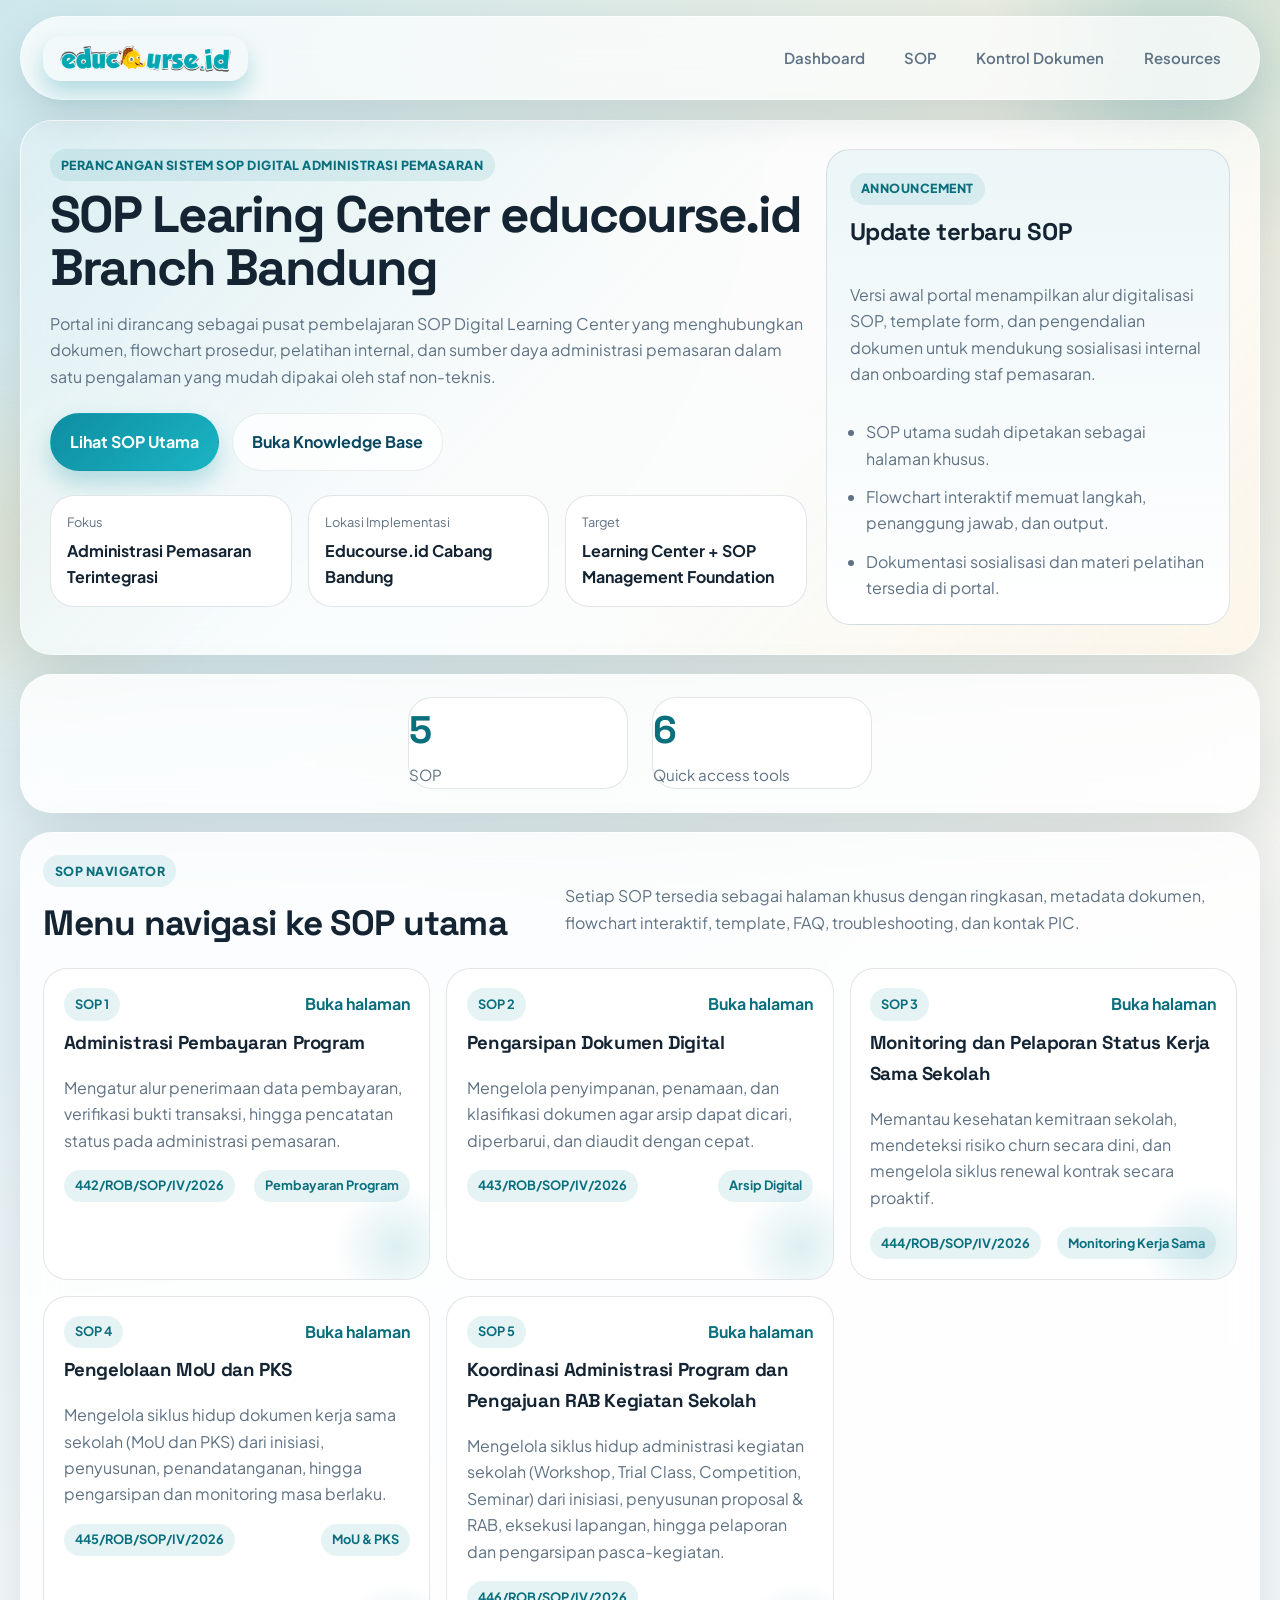
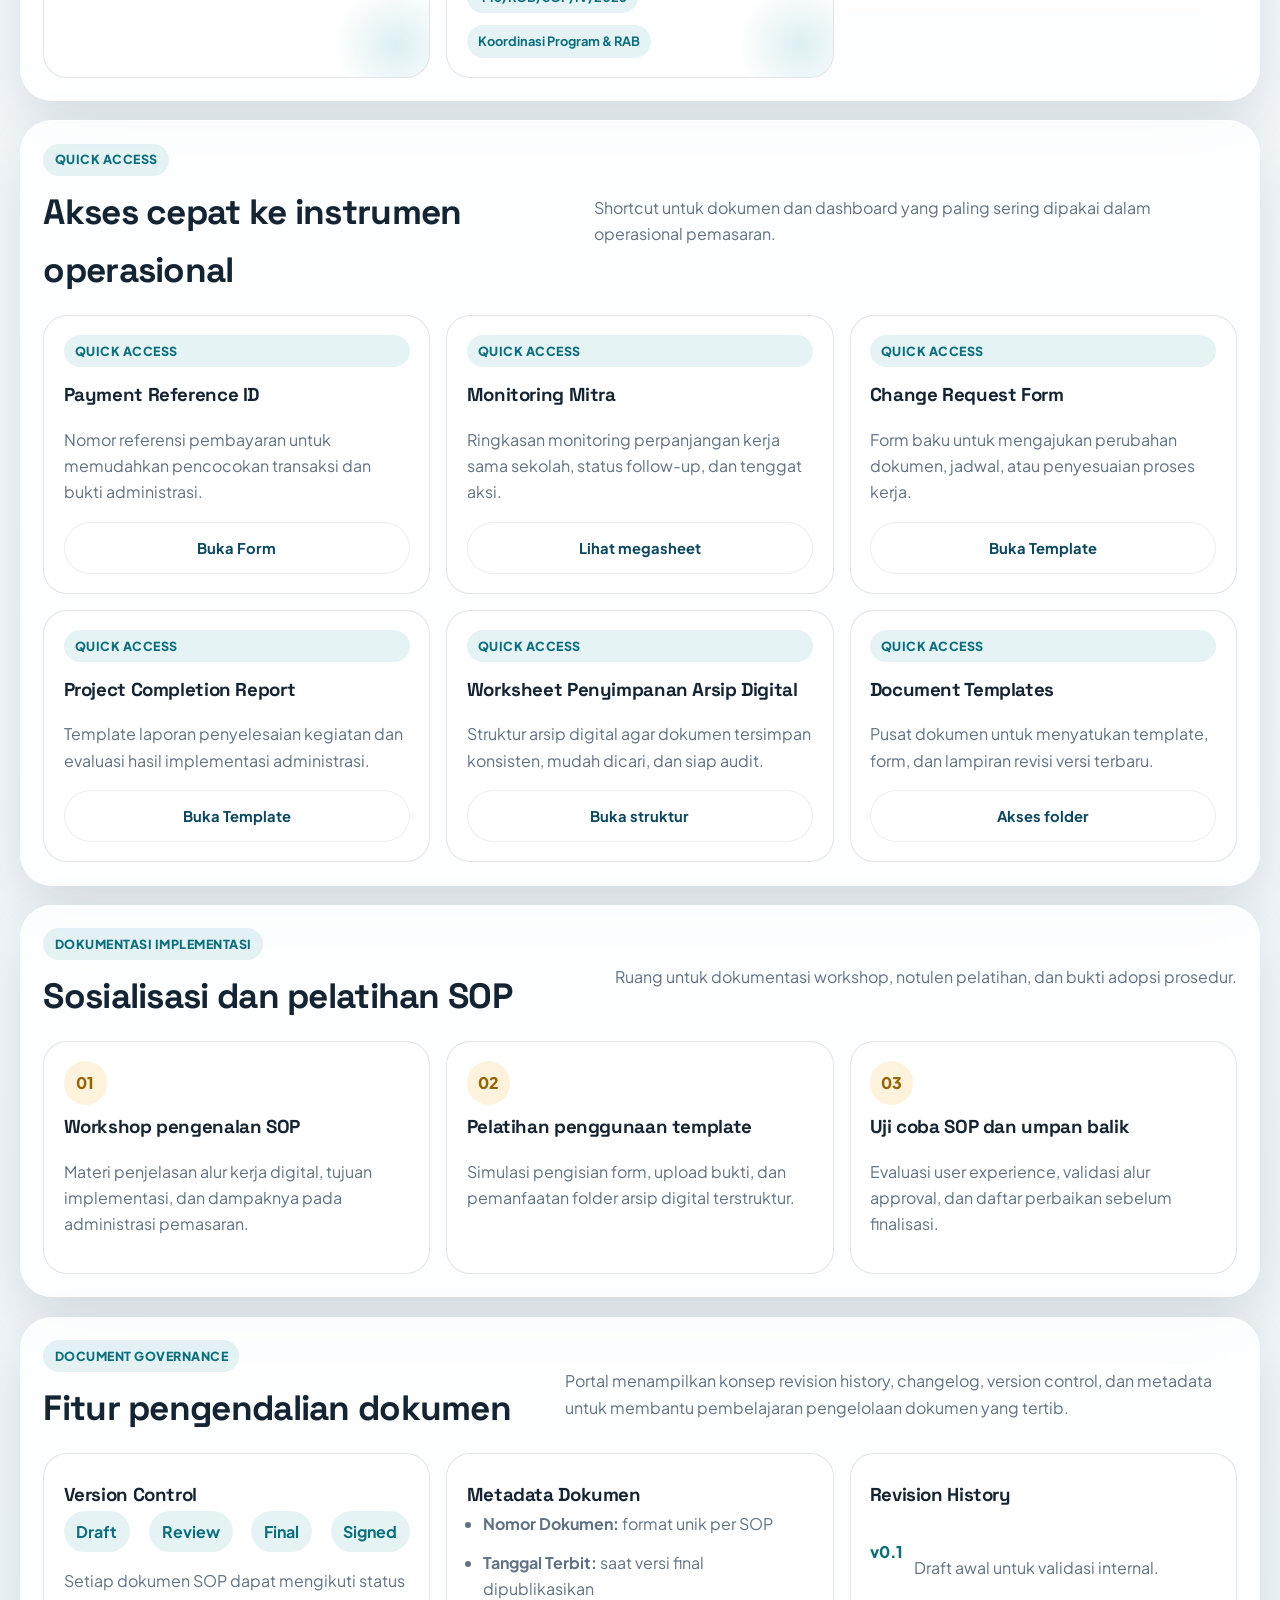
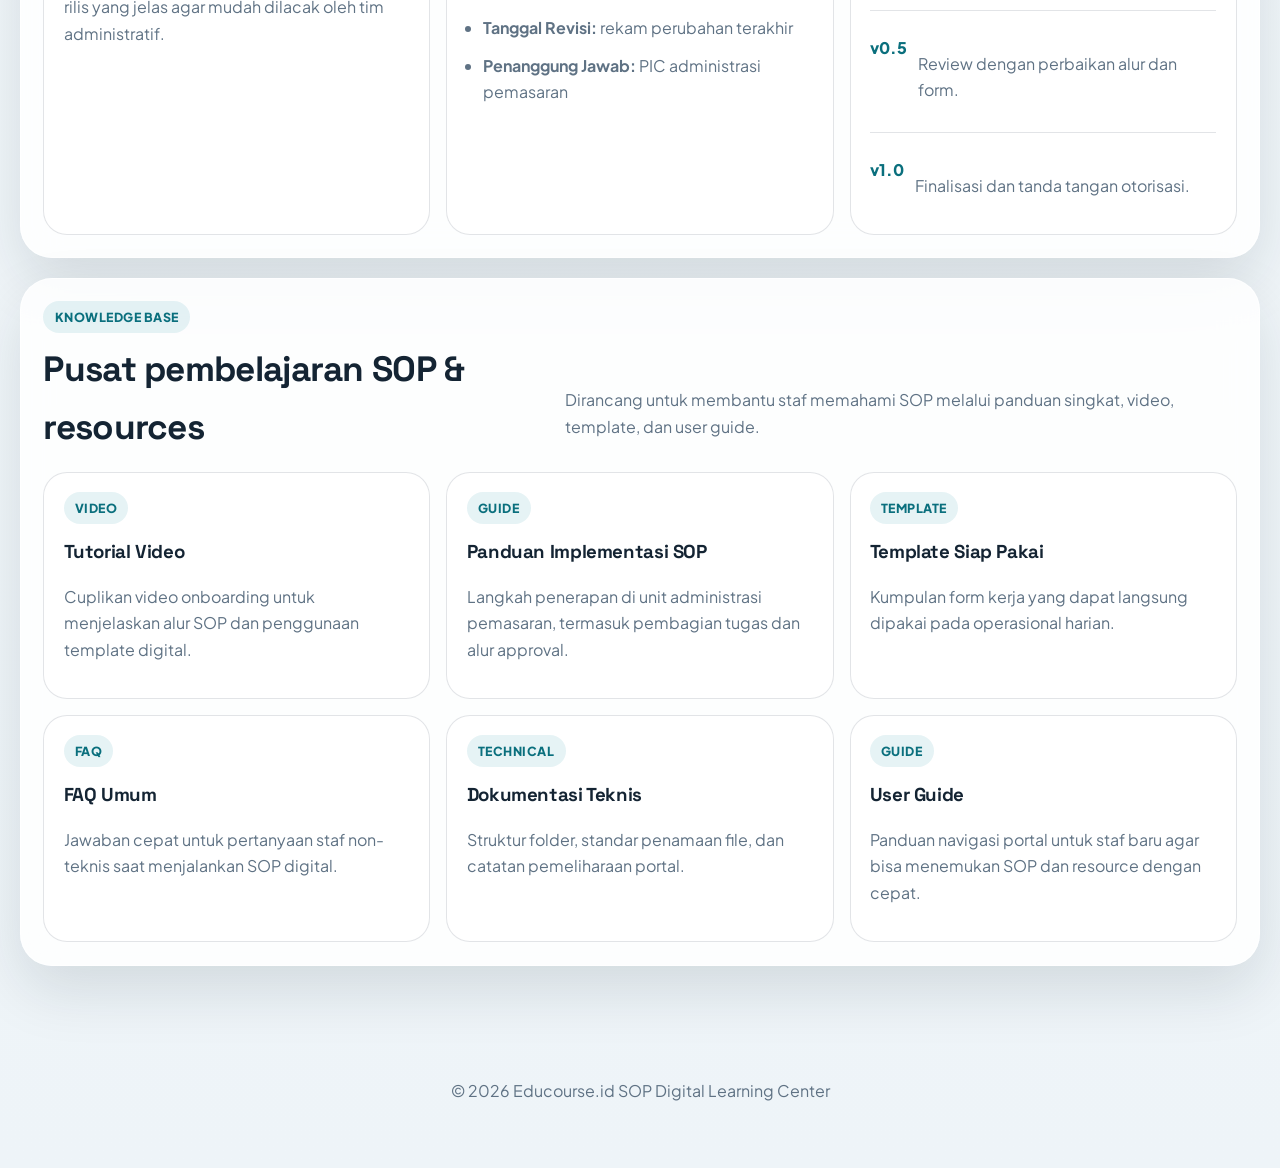
<file: index.html>
<!doctype html>
<html lang="id">
  <head>
    <meta charset="UTF-8" />
    <meta name="viewport" content="width=device-width, initial-scale=1.0" />
    <title>Educourse.id | SOP Digital Learning Center</title>
    <meta
      name="description"
      content="Portal SOP Digital Administrasi Pemasaran terintegrasi untuk Educourse.id Cabang Bandung."
    />
<head>
  <meta charset="UTF-8" />
  <meta name="viewport" content="width=device-width, initial-scale=1.0" />
  <title>Educourse.id | SOP Digital Learning Center</title>
  <meta
    name="description"
    content="Portal SOP Digital Administrasi Pemasaran terintegrasi untuk Educourse.id Cabang Bandung."
  />

  <link rel="icon" type="image/png" href="img/icon1.png">
  <link rel="icon" type="image/png" sizes="32x32" href="img/icon1.png">
  <link rel="icon" type="image/png" sizes="16x16" href="img/icon1.png">
  <link rel="apple-touch-icon" sizes="180x180" href="img/icon1.png">

  <link rel="stylesheet" href="style.css" />
  <link rel="preconnect" href="https://fonts.googleapis.com" />
  <link rel="preconnect" href="https://fonts.gstatic.com" crossorigin />
  <link
    href="https://fonts.googleapis.com/css2?family=Plus+Jakarta+Sans:wght@400;500;600;700;800&family=Space+Grotesk:wght@500;700&display=swap"
    rel="stylesheet"
  />
</head>
    <link rel="stylesheet" href="style.css" />
    <link rel="preconnect" href="https://fonts.googleapis.com" />
    <link rel="preconnect" href="https://fonts.gstatic.com" crossorigin />
    <link
      href="https://fonts.googleapis.com/css2?family=Plus+Jakarta+Sans:wght@400;500;600;700;800&family=Space+Grotesk:wght@500;700&display=swap"
      rel="stylesheet"
    />
  </head>
  <body>
    <div class="bg-orb bg-orb-1"></div>
    <div class="bg-orb bg-orb-2"></div>

    <header class="topbar">
      <a
        class="brand"
        href="#dashboard"
        aria-label="Educourse.id SOP Digital Learning Center"
      >
        <img class="brand-mark" src="img\High_Res_Trans_Logo_Educourse.id-removebg-preview (1).png" alt="Educourse.id">
        <span>

      </a>

      <button
        class="menu-button"
        id="menuButton"
        type="button"
        aria-label="Buka navigasi"
      >
        <span></span>
        <span></span>
        <span></span>
      </button>

      <nav class="nav" id="mainNav">
        <a href="#dashboard">Dashboard</a>
        <a href="#sop-catalog">SOP</a>
        <a href="#document-control">Kontrol Dokumen</a>
        <a href="#knowledge-base">Resources</a>
      </nav>
    </header>

    <main id="app" class="app-shell">
      <section id="dashboard" class="panel hero-panel">
        <div class="hero-copy">
          <div class="eyebrow">
            Perancangan Sistem SOP Digital Administrasi Pemasaran
          </div>
          <h1>SOP Learing Center educourse.id Branch Bandung</h1>
          <p>
            Portal ini dirancang sebagai pusat pembelajaran SOP Digital Learning
            Center yang menghubungkan dokumen, flowchart prosedur, pelatihan
            internal, dan sumber daya administrasi pemasaran dalam satu
            pengalaman yang mudah dipakai oleh staf non-teknis.
          </p>

          <div class="hero-actions">
            <a class="button primary" href="#sop-catalog">Lihat SOP Utama</a>
            <a class="button secondary" href="#knowledge-base"
              >Buka Knowledge Base</a
            >
          </div>

          <div class="hero-meta">
            <div>
              <span>Fokus</span>
              <strong>Administrasi Pemasaran Terintegrasi</strong>
            </div>
            <div>
              <span>Lokasi Implementasi</span>
              <strong>Educourse.id Cabang Bandung</strong>
            </div>
            <div>
              <span>Target</span>
              <strong>Learning Center + SOP Management Foundation</strong>
            </div>
          </div>
        </div>

        <aside class="hero-card spotlight-card">
          <div class="card-heading">
            <span class="card-kicker">Announcement</span>
            <h2>Update terbaru SOP</h2>
          </div>
          <p>
            Versi awal portal menampilkan alur digitalisasi SOP, template form,
            dan pengendalian dokumen untuk mendukung sosialisasi internal dan
            onboarding staf pemasaran.
          </p>
          <ul class="check-list">
            <li>SOP utama sudah dipetakan sebagai halaman khusus.</li>
            <li>
              Flowchart interaktif memuat langkah, penanggung jawab, dan output.
            </li>
            <li>
              Dokumentasi sosialisasi dan materi pelatihan tersedia di portal.
            </li>
          </ul>
        </aside>
      </section>

  <section
  class="panel stats-panel"
  aria-label="Statistik implementasi SOP"
>
  <article>
    <strong>5</strong>
    <span>SOP</span>
  </article>
  <article>
    <strong>6</strong>
    <span>Quick access tools</span>
  </article>
</section>
      <section id="sop-catalog" class="panel section-block">
        <div class="section-head">
          <div>
            <span class="section-label">SOP Navigator</span>
            <h2>Menu navigasi ke SOP utama</h2>
          </div>
          <p>
            Setiap SOP tersedia sebagai halaman khusus dengan ringkasan,
            metadata dokumen, flowchart interaktif, template, FAQ,
            troubleshooting, dan kontak PIC.
          </p>
        </div>
        <div id="sopCatalog" class="catalog-grid"></div>
      </section>

      <section class="panel quick-access-panel">
        <div class="section-head compact">
          <div>
            <span class="section-label">Quick Access</span>
            <h2>Akses cepat ke instrumen operasional</h2>
          </div>
          <p>
            Shortcut untuk dokumen dan dashboard yang paling sering dipakai
            dalam operasional pemasaran.
          </p>
        </div>
        <div id="quickAccessGrid" class="resource-grid"></div>
      </section>

      <section class="panel documentation-panel">
        <div class="section-head compact">
          <div>
            <span class="section-label">Dokumentasi Implementasi</span>
            <h2>Sosialisasi dan pelatihan SOP</h2>
          </div>
          <p>
            Ruang untuk dokumentasi workshop, notulen pelatihan, dan bukti
            adopsi prosedur.
          </p>
        </div>
        <div class="timeline-grid">
          <article class="timeline-card">
            <span>01</span>
            <h3>Workshop pengenalan SOP</h3>
            <p>
              Materi penjelasan alur kerja digital, tujuan implementasi, dan
              dampaknya pada administrasi pemasaran.
            </p>
          </article>
          <article class="timeline-card">
            <span>02</span>
            <h3>Pelatihan penggunaan template</h3>
            <p>
              Simulasi pengisian form, upload bukti, dan pemanfaatan folder
              arsip digital terstruktur.
            </p>
          </article>
          <article class="timeline-card">
            <span>03</span>
            <h3>Uji coba SOP dan umpan balik</h3>
            <p>
              Evaluasi user experience, validasi alur approval, dan daftar
              perbaikan sebelum finalisasi.
            </p>
          </article>
        </div>
      </section>

      <section id="document-control" class="panel section-block">
        <div class="section-head">
          <div>
            <span class="section-label">Document Governance</span>
            <h2>Fitur pengendalian dokumen</h2>
          </div>
          <p>
            Portal menampilkan konsep revision history, changelog, version
            control, dan metadata untuk membantu pembelajaran pengelolaan
            dokumen yang tertib.
          </p>
        </div>
        <div class="governance-grid">
          <article class="governance-card">
            <h3>Version Control</h3>
            <div class="status-tags">
              <span>Draft</span>
              <span>Review</span>
              <span>Final</span>
              <span>Signed</span>
            </div>
            <p>
              Setiap dokumen SOP dapat mengikuti status rilis yang jelas agar
              mudah dilacak oleh tim administratif.
            </p>
          </article>
          <article class="governance-card">
            <h3>Metadata Dokumen</h3>
            <ul class="info-list">
              <li><strong>Nomor Dokumen:</strong> format unik per SOP</li>
              <li>
                <strong>Tanggal Terbit:</strong> saat versi final dipublikasikan
              </li>
              <li><strong>Tanggal Revisi:</strong> rekam perubahan terakhir</li>
              <li>
                <strong>Penanggung Jawab:</strong> PIC administrasi pemasaran
              </li>
            </ul>
          </article>
          <article class="governance-card">
            <h3>Revision History</h3>
            <div class="mini-timeline">
              <div>
                <span>v0.1</span>
                <p>Draft awal untuk validasi internal.</p>
              </div>
              <div>
                <span>v0.5</span>
                <p>Review dengan perbaikan alur dan form.</p>
              </div>
              <div>
                <span>v1.0</span>
                <p>Finalisasi dan tanda tangan otorisasi.</p>
              </div>
            </div>
          </article>
        </div>
      </section>

      <section id="knowledge-base" class="panel section-block">
        <div class="section-head">
          <div>
            <span class="section-label">Knowledge Base</span>
            <h2>Pusat pembelajaran SOP & resources</h2>
          </div>
          <p>
            Dirancang untuk membantu staf memahami SOP melalui panduan singkat,
            video, template, dan user guide.
          </p>
        </div>
        <div id="resourceGrid" class="resource-grid large"></div>
      </section>
    </main>

    <footer class="footer">
      <p>© 2026 Educourse.id SOP Digital Learning Center</p>
    </footer>

    <script src="script.js"></script>
  </body>
</html>
</file>
<file: style.css>
:root {
  --bg: #eef4f8;
  --surface: rgba(255, 255, 255, 0.84);
  --surface-strong: #ffffff;
  --surface-soft: rgba(13, 44, 61, 0.06);
  --line: rgba(17, 38, 58, 0.12);
  --text: #142433;
  --muted: #5f7284;
  --primary: #0e8ea1;
  --primary-dark: #0a6f7d;
  --accent: #f2b441;
  --accent-2: #0a4760;
  --shadow: 0 24px 60px rgba(12, 29, 41, 0.12);
  --radius-xl: 32px;
  --radius-lg: 24px;
  --radius-md: 18px;
  --radius-sm: 14px;
}

* {
  box-sizing: border-box;
}

html {
  scroll-behavior: smooth;
}

body {
  margin: 0;
  font-family: "Plus Jakarta Sans", sans-serif;
  background:
    radial-gradient(
      circle at top left,
      rgba(14, 142, 161, 0.18),
      transparent 34%
    ),
    radial-gradient(
      circle at top right,
      rgba(242, 180, 65, 0.16),
      transparent 28%
    ),
    linear-gradient(180deg, #f7fbfd 0%, var(--bg) 100%);
  color: var(--text);
  line-height: 1.65;
  min-height: 100vh;
}

img,
iframe {
  max-width: 100%;
}

a {
  color: inherit;
  text-decoration: none;
}

button,
a {
  -webkit-tap-highlight-color: transparent;
}

.bg-orb {
  position: fixed;
  inset: auto;
  width: 24rem;
  height: 24rem;
  border-radius: 50%;
  filter: blur(26px);
  opacity: 0.32;
  pointer-events: none;
  z-index: 0;
}

.bg-orb-1 {
  top: -8rem;
  right: -6rem;
  background: radial-gradient(circle, rgba(14, 142, 161, 0.7), transparent 70%);
}

.bg-orb-2 {
  bottom: 10rem;
  left: -10rem;
  background: radial-gradient(
    circle,
    rgba(242, 180, 65, 0.56),
    transparent 72%
  );
}

.topbar {
  position: sticky;
  top: 0;
  z-index: 30;
  display: flex;
  align-items: center;
  justify-content: space-between;
  gap: 1rem;
  padding: 1rem 1.4rem;
  margin: 1rem auto 0;
  width: min(1240px, calc(100% - 2rem));
  border: 1px solid rgba(255, 255, 255, 0.6);
  border-radius: 999px;
  background: rgba(255, 255, 255, 0.72);
  backdrop-filter: blur(20px);
  box-shadow: 0 16px 40px rgba(14, 38, 57, 0.1);
}

.page-topbar {
  border-radius: 28px;
}

.nav-pages {
  flex-wrap: wrap;
  justify-content: flex-end;
}

.brand {
  display: flex;
  align-items: center;
  gap: 0.8rem;
  min-width: 0;
}

.brand strong,
.brand small {
  display: block;
}

.brand strong {
  font-family: "Space Grotesk", sans-serif;
  letter-spacing: 0.02em;
}

.brand small {
  color: var(--muted);
  font-size: 0.8rem;
}
.brand-mark {
  width: 12.8rem;
  height: 2.8rem;
  border-radius: 18px;
  object-fit: contain;
  padding: 4px;
  box-shadow: 0 12px 22px rgba(14, 142, 161, 0.28);
}
.nav {
  display: flex;
  align-items: center;
  gap: 0.45rem;
  flex-wrap: wrap;
}

.nav a {
  padding: 0.8rem 1rem;
  border-radius: 999px;
  color: var(--muted);
  font-size: 0.94rem;
  font-weight: 600;
  transition:
    transform 0.2s ease,
    background-color 0.2s ease,
    color 0.2s ease;
}

.nav a:hover,
.nav a:focus-visible {
  color: var(--accent-2);
  background: rgba(14, 142, 161, 0.12);
  transform: translateY(-1px);
}

.menu-button {
  display: none;
  align-items: center;
  justify-content: center;
  flex-direction: column;
  gap: 4px;
  width: 3rem;
  height: 3rem;
  border: 0;
  border-radius: 50%;
  background: rgba(14, 142, 161, 0.1);
}

.menu-button span {
  display: block;
  width: 1.1rem;
  height: 2px;
  border-radius: 999px;
  background: var(--accent-2);
  transition:
    transform 0.2s ease,
    opacity 0.2s ease;
}

.menu-button.active span:nth-child(1) {
  transform: translateY(6px) rotate(45deg);
}

.menu-button.active span:nth-child(2) {
  opacity: 0;
}

.menu-button.active span:nth-child(3) {
  transform: translateY(-6px) rotate(-45deg);
}

.app-shell {
  position: relative;
  z-index: 1;
  width: min(1240px, calc(100% - 2rem));
  margin: 1.2rem auto 0;
  padding-bottom: 4rem;
}

.panel {
  margin-top: 1.2rem;
  padding: 1.4rem;
  border: 1px solid rgba(255, 255, 255, 0.74);
  border-radius: var(--radius-xl);
  background: var(--surface);
  backdrop-filter: blur(18px);
  box-shadow: var(--shadow);
}

.hero-panel {
  display: grid;
  grid-template-columns: minmax(0, 1.5fr) minmax(320px, 0.8fr);
  gap: 1.2rem;
  padding: 1.8rem;
  background:
    linear-gradient(135deg, rgba(14, 142, 161, 0.12), transparent 45%),
    linear-gradient(315deg, rgba(242, 180, 65, 0.1), transparent 40%),
    var(--surface);
}

.hero-copy h1 {
  margin: 0.4rem 0 1rem;
  font-family: "Space Grotesk", sans-serif;
  font-size: clamp(2rem, 4vw, 3.8rem);
  line-height: 1.05;
  letter-spacing: -0.04em;
}

.hero-copy p,
.section-head p,
.catalog-card p,
.resource-card p,
.timeline-card p,
.governance-card p,
.sop-copy p,
.flow-activity,
.info-panel p,
.spotlight-card p {
  color: var(--muted);
}

.eyebrow,
.section-label,
.resource-tag,
.card-kicker,
.flow-step-index {
  display: inline-flex;
  align-items: center;
  gap: 0.35rem;
  padding: 0.35rem 0.7rem;
  border-radius: 999px;
  background: rgba(14, 142, 161, 0.1);
  color: var(--primary-dark);
  font-size: 0.78rem;
  font-weight: 800;
  letter-spacing: 0.04em;
  text-transform: uppercase;
}

.hero-actions,
.template-actions,
.flow-actions {
  display: flex;
  flex-wrap: wrap;
  gap: 0.8rem;
  margin-top: 1.4rem;
}

.button {
  display: inline-flex;
  align-items: center;
  justify-content: center;
  gap: 0.45rem;
  padding: 0.95rem 1.2rem;
  border: 1px solid transparent;
  border-radius: 999px;
  font-weight: 700;
  transition:
    transform 0.2s ease,
    box-shadow 0.2s ease,
    background-color 0.2s ease,
    color 0.2s ease;
  cursor: pointer;
}

.button.primary {
  background: linear-gradient(135deg, var(--primary), #1ab4c4);
  color: #fff;
  box-shadow: 0 12px 24px rgba(14, 142, 161, 0.28);
}

.button.secondary,
.button.ghost {
  background: rgba(255, 255, 255, 0.72);
  color: var(--accent-2);
  border-color: rgba(14, 38, 57, 0.08);
}

.button.small {
  padding: 0.8rem 1rem;
  font-size: 0.92rem;
}

.button:hover,
.button:focus-visible {
  transform: translateY(-2px);
}

.hero-meta,
.metadata-strip,
.stats-panel,
.governance-grid,
.timeline-grid,
.catalog-grid,
.resource-grid,
.sop-layout,
.sop-bottom-grid,
.list-grid {
  display: grid;
  gap: 1rem;
}

.hero-meta {
  grid-template-columns: repeat(3, minmax(0, 1fr));
  margin-top: 1.5rem;
}

.hero-meta div,
.stats-panel article,
.timeline-card,
.governance-card,
.resource-card,
.catalog-card,
.spotlight-card,
.info-panel,
.sop-copy,
.flowchart-card {
  border: 1px solid var(--line);
  border-radius: var(--radius-lg);
  background: var(--surface-strong);
}

.hero-meta div {
  padding: 1rem;
}

.hero-meta span,
.metadata-strip span {
  display: block;
  color: var(--muted);
  font-size: 0.8rem;
  margin-bottom: 0.25rem;
}

.hero-meta strong,
.metadata-strip strong,
.page-badge {
  font-weight: 700;
}

.spotlight-card {
  padding: 1.4rem;
  align-self: stretch;
  display: flex;
  flex-direction: column;
  justify-content: center;
  background:
    linear-gradient(
      180deg,
      rgba(14, 142, 161, 0.08),
      rgba(255, 255, 255, 0.92)
    ),
    var(--surface-strong);
}

.card-heading {
  margin-bottom: 0.9rem;
}

.card-heading h2,
.card-heading h3,
.section-head h2,
.page-header h2,
.catalog-card h3,
.resource-card h3,
.timeline-card h3,
.governance-card h3,
.sop-copy h4,
.flow-detail-head h4 {
  margin: 0.45rem 0 0;
  font-family: "Space Grotesk", sans-serif;
  letter-spacing: -0.02em;
}

.check-list,
.bullet-list,
.info-list,
.mini-timeline,
.faq-list,
.flowchart-nodes {
  display: grid;
  gap: 0.75rem;
}

.check-list,
.bullet-list,
.info-list {
  margin: 1rem 0 0;
  padding-left: 1rem;
}

.check-list li,
.bullet-list li,
.info-list li {
  color: var(--muted);
}
.stats-panel {
  grid-template-columns: repeat(2, minmax(180px, 220px));
  justify-content: center;
  gap: 1.5rem;
  max-width: none;
}
}

.stats-panel article {
  padding: 1.1rem;
  text-align: center;
}

.stats-panel strong {
  display: block;
  font-family: "Space Grotesk", sans-serif;
  font-size: clamp(1.8rem, 3vw, 2.4rem);
  color: var(--primary-dark);
}

.stats-panel span {
  color: var(--muted);
  font-size: 0.95rem;
}

.section-block,
.quick-access-panel,
.documentation-panel {
  padding: 1.4rem;
}

.section-head {
  display: flex;
  justify-content: space-between;
  gap: 1rem;
  align-items: end;
  margin-bottom: 1rem;
}

.section-head.compact {
  align-items: center;
}

.section-head h2 {
  font-size: clamp(1.5rem, 2.8vw, 2.2rem);
}

.section-head p {
  max-width: 42rem;
}

.catalog-grid,
.resource-grid,
.timeline-grid,
.governance-grid {
  grid-template-columns: repeat(3, minmax(0, 1fr));
}

.resource-grid.large {
  grid-template-columns: repeat(3, minmax(0, 1fr));
}

.catalog-card,
.resource-card,
.timeline-card,
.governance-card {
  padding: 1.2rem;
}

.catalog-card {
  position: relative;
  overflow: hidden;
  min-height: 190px;
}

.catalog-card::after {
  content: "";
  position: absolute;
  inset: auto -2rem -2rem auto;
  width: 8rem;
  height: 8rem;
  border-radius: 50%;
  background: radial-gradient(
    circle,
    rgba(14, 142, 161, 0.14),
    transparent 70%
  );
}

.catalog-head,
.catalog-foot,
.page-header,
.metadata-strip article,
.flow-detail-head,
.support-box,
.status-tags,
.flow-actions {
  display: flex;
  gap: 0.75rem;
  flex-wrap: wrap;
  align-items: center;
  justify-content: space-between;
}

.catalog-head span,
.catalog-foot span,
.page-badge {
  padding: 0.35rem 0.7rem;
  border-radius: 999px;
  background: rgba(14, 142, 161, 0.1);
  color: var(--primary-dark);
  font-size: 0.8rem;
  font-weight: 700;
}

.catalog-link {
  color: var(--primary-dark);
  font-weight: 700;
}

.timeline-card span {
  display: inline-flex;
  align-items: center;
  justify-content: center;
  width: 2.7rem;
  height: 2.7rem;
  border-radius: 50%;
  background: rgba(242, 180, 65, 0.18);
  color: #946400;
  font-weight: 800;
}

.status-tags span {
  padding: 0.45rem 0.8rem;
  border-radius: 999px;
  background: rgba(14, 142, 161, 0.1);
  color: var(--primary-dark);
  font-weight: 700;
}

.mini-timeline {
  margin-top: 1rem;
}

.mini-timeline div {
  display: grid;
  grid-template-columns: auto 1fr;
  gap: 0.7rem;
  align-items: start;
  padding: 0.75rem 0;
  border-bottom: 1px solid var(--line);
}

.mini-timeline div:last-child {
  border-bottom: 0;
  padding-bottom: 0;
}

.mini-timeline span {
  font-weight: 800;
  color: var(--primary-dark);
}

.governance-card ul {
  margin: 0;
}

.resource-card {
  position: relative;
  min-height: 180px;
}

.resource-card h3 {
  margin-top: 0.8rem;
}

.quick-card {
  display: flex;
  flex-direction: column;
  justify-content: space-between;
}

.sop-pages {
  display: grid;
  gap: 1.2rem;
}

.sop-page {
  padding: 1.4rem;
}

.page-header {
  align-items: center;
}

.page-header p {
  max-width: 58rem;
}

.metadata-strip {
  grid-template-columns: repeat(4, minmax(0, 1fr));
  margin: 1rem 0;
}

.metadata-strip article {
  padding: 1rem;
  background: rgba(14, 142, 161, 0.05);
  border-radius: var(--radius-md);
}

.sop-layout {
  grid-template-columns: minmax(0, 1fr) minmax(340px, 0.9fr);
}

.breadcrumb-row {
  display: flex;
  align-items: center;
  justify-content: space-between;
  gap: 1rem;
  margin: 1rem 0;
  flex-wrap: wrap;
}

.breadcrumb-links {
  display: flex;
  gap: 0.5rem;
  flex-wrap: wrap;
}

.breadcrumb-chip {
  padding: 0.55rem 0.85rem;
  border-radius: 999px;
  border: 1px solid var(--line);
  background: rgba(255, 255, 255, 0.8);
  color: var(--muted);
  font-weight: 700;
}

.breadcrumb-chip.active {
  color: var(--primary-dark);
  border-color: rgba(14, 142, 161, 0.35);
  background: rgba(14, 142, 161, 0.08);
}

.sop-copy,
.flowchart-card,
.info-panel {
  padding: 1.2rem;
}

.sop-copy h4 {
  margin-top: 1.2rem;
  font-size: 1rem;
}

.list-grid {
  grid-template-columns: repeat(2, minmax(0, 1fr));
  margin-top: 1rem;
}

.support-box {
  margin-top: 1rem;
  padding: 1rem;
  border-radius: var(--radius-md);
  background: rgba(14, 142, 161, 0.06);
  justify-content: flex-start;
}

.support-box span {
  color: var(--muted);
  font-size: 0.88rem;
}

.flowchart-nodes {
  grid-template-columns: repeat(2, minmax(0, 1fr));
  margin-top: 1rem;
}

.flowchart-visual {
  display: grid;
  gap: 0.8rem;
  margin-top: 1rem;
}

.flow-start {
  width: fit-content;
  padding: 0.5rem 0.9rem;
  border-radius: 999px;
  background: rgba(242, 180, 65, 0.18);
  color: #8b5f00;
  font-weight: 800;
}

.flow-line {
  width: 2px;
  height: 18px;
  margin-left: 0.95rem;
  background: linear-gradient(
    180deg,
    rgba(14, 142, 161, 0.55),
    rgba(14, 142, 161, 0)
  );
}

.flow-node-grid {
  display: grid;
  gap: 0.75rem;
  grid-template-columns: repeat(2, minmax(0, 1fr));
}

.flow-step {
  display: grid;
  grid-template-columns: auto 1fr;
  gap: 0.8rem;
  align-items: center;
  padding: 0.95rem;
  border: 1px solid var(--line);
  border-radius: var(--radius-md);
  background: #f9fcfd;
  text-align: left;
  cursor: pointer;
  transition:
    transform 0.2s ease,
    border-color 0.2s ease,
    background-color 0.2s ease,
    box-shadow 0.2s ease;
}

.flow-step span {
  display: grid;
  place-items: center;
  width: 2rem;
  height: 2rem;
  border-radius: 50%;
  background: rgba(14, 142, 161, 0.12);
  color: var(--primary-dark);
  font-weight: 800;
}

.flow-step strong {
  font-size: 0.95rem;
}

.flow-step.active {
  border-color: rgba(14, 142, 161, 0.45);
  background: linear-gradient(
    180deg,
    rgba(14, 142, 161, 0.14),
    rgba(255, 255, 255, 0.98)
  );
  box-shadow: 0 12px 24px rgba(14, 142, 161, 0.12);
}

.flow-step:hover,
.flow-step:focus-visible {
  transform: translateY(-1px);
}

.flowchart-detail {
  margin-top: 1rem;
  padding: 1rem;
  border-radius: var(--radius-md);
  background: linear-gradient(
    180deg,
    rgba(14, 142, 161, 0.08),
    rgba(255, 255, 255, 0.96)
  );
}

.decision-box {
  margin-top: 1rem;
  padding: 1rem;
  border-radius: var(--radius-md);
  background: rgba(10, 71, 96, 0.05);
  border: 1px solid rgba(10, 71, 96, 0.12);
}

.decision-box h5 {
  margin: 0.8rem 0 0.4rem;
  font-size: 1rem;
}

.decision-actions {
  display: flex;
  gap: 0.7rem;
  flex-wrap: wrap;
  margin-top: 1rem;
}

.decision-output {
  display: grid;
  gap: 0.75rem;
  grid-template-columns: repeat(2, minmax(0, 1fr));
  margin-top: 1rem;
}

.decision-output div {
  padding: 0.85rem;
  border-radius: var(--radius-sm);
  background: rgba(255, 255, 255, 0.92);
  border: 1px solid var(--line);
}

.decision-output div.selected {
  border-color: rgba(14, 142, 161, 0.45);
  background: rgba(14, 142, 161, 0.1);
}

.decision-output strong {
  display: block;
  margin-bottom: 0.35rem;
}

.flow-activity {
  margin: 0.8rem 0 1rem;
}

.detail-matrix {
  display: grid;
  gap: 0.75rem;
  margin: 0;
}

.detail-matrix div {
  padding: 0.85rem;
  border-radius: var(--radius-sm);
  background: rgba(255, 255, 255, 0.92);
  border: 1px solid var(--line);
}

.detail-matrix dt {
  margin-bottom: 0.25rem;
  color: var(--muted);
  font-size: 0.82rem;
  font-weight: 700;
}

.detail-matrix dd {
  margin: 0;
  font-weight: 700;
}

.faq-list details {
  padding: 0.9rem 0;
  border-bottom: 1px solid var(--line);
}

.faq-list details:last-child {
  border-bottom: 0;
}

.faq-list summary {
  cursor: pointer;
  font-weight: 700;
  list-style: none;
}

.faq-list summary::-webkit-details-marker {
  display: none;
}

.faq-list p {
  margin-bottom: 0;
  padding-top: 0.6rem;
}

.preview-panel iframe {
  width: 100%;
  min-height: 480px;
  margin-top: 1rem;
  border: 1px solid var(--line);
  border-radius: var(--radius-md);
  background: #fff;
}

.footer {
  width: min(1240px, calc(100% - 2rem));
  margin: 1rem auto 2rem;
  padding: 1rem 1.2rem;
  text-align: center;
  color: var(--muted);
}

.button:focus-visible,
.nav a:focus-visible,
.flow-step:focus-visible,
summary:focus-visible,
button:focus-visible {
  outline: 3px solid rgba(242, 180, 65, 0.35);
  outline-offset: 2px;
}

@media (max-width: 1100px) {
  .hero-panel,
  .sop-layout,
  .metadata-strip,
  .catalog-grid,
  .resource-grid.large,
  .timeline-grid,
  .governance-grid,
  .stats-panel {
    grid-template-columns: repeat(2, minmax(0, 1fr));
  }

  .flow-node-grid,
  .decision-output {
    grid-template-columns: 1fr;
  }

  .section-head {
    align-items: flex-start;
    flex-direction: column;
  }
}

@media (max-width: 860px) {
  .topbar {
    border-radius: 28px;
  }

  .menu-button {
    display: inline-flex;
  }

  .nav {
    position: absolute;
    top: calc(100% + 0.75rem);
    right: 0;
    width: min(340px, calc(100vw - 2rem));
    padding: 0.7rem;
    display: grid;
    gap: 0.25rem;
    border: 1px solid var(--line);
    border-radius: var(--radius-lg);
    background: rgba(255, 255, 255, 0.96);
    box-shadow: var(--shadow);
    opacity: 0;
    transform: translateY(-8px);
    pointer-events: none;
    transition:
      opacity 0.2s ease,
      transform 0.2s ease;
  }

  .nav.open {
    opacity: 1;
    transform: translateY(0);
    pointer-events: auto;
  }

  .nav a {
    width: 100%;
  }

  .hero-panel,
  .stats-panel,
  .metadata-strip,
  .catalog-grid,
  .resource-grid,
  .resource-grid.large,
  .timeline-grid,
  .governance-grid,
  .list-grid,
  .flowchart-nodes,
  .sop-layout,
  .sop-bottom-grid {
    grid-template-columns: 1fr;
  }

  .hero-meta {
    grid-template-columns: 1fr;
  }

  .topbar,
  .app-shell,
  .footer {
    width: min(100%, calc(100% - 1rem));
  }

  .panel,
  .hero-panel,
  .sop-page {
    padding: 1rem;
  }

  .preview-panel iframe {
    min-height: 360px;
  }
}

@media (max-width: 560px) {
  .topbar {
    padding: 0.85rem 0.9rem;
  }

  .brand small {
    display: none;
  }

  .hero-copy h1 {
    font-size: 2rem;
  }

  .button {
    width: 100%;
  }

  .hero-actions,
  .template-actions,
  .flow-actions,
  .decision-actions {
    flex-direction: column;
  }

  .catalog-card,
  .resource-card,
  .timeline-card,
  .governance-card,
  .sop-copy,
  .flowchart-card,
  .info-panel {
    border-radius: 20px;
  }
}
</file>
